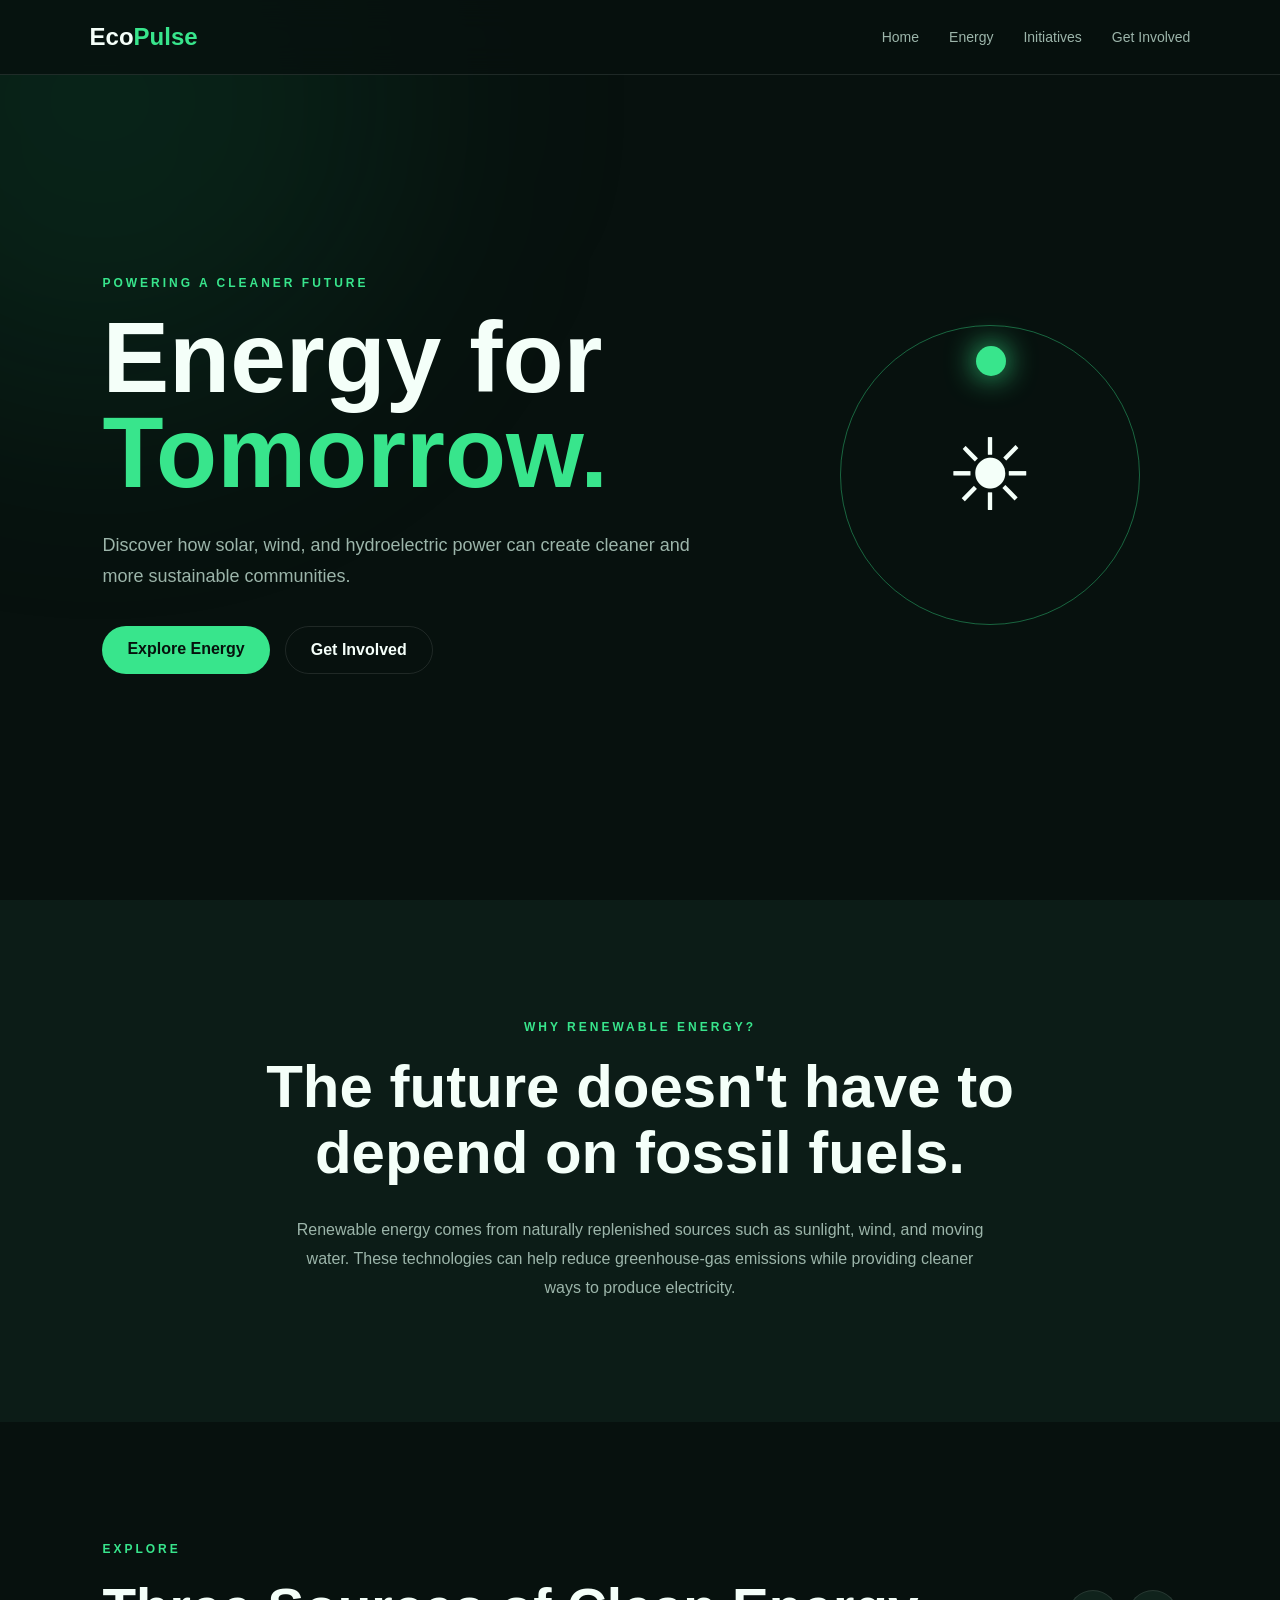
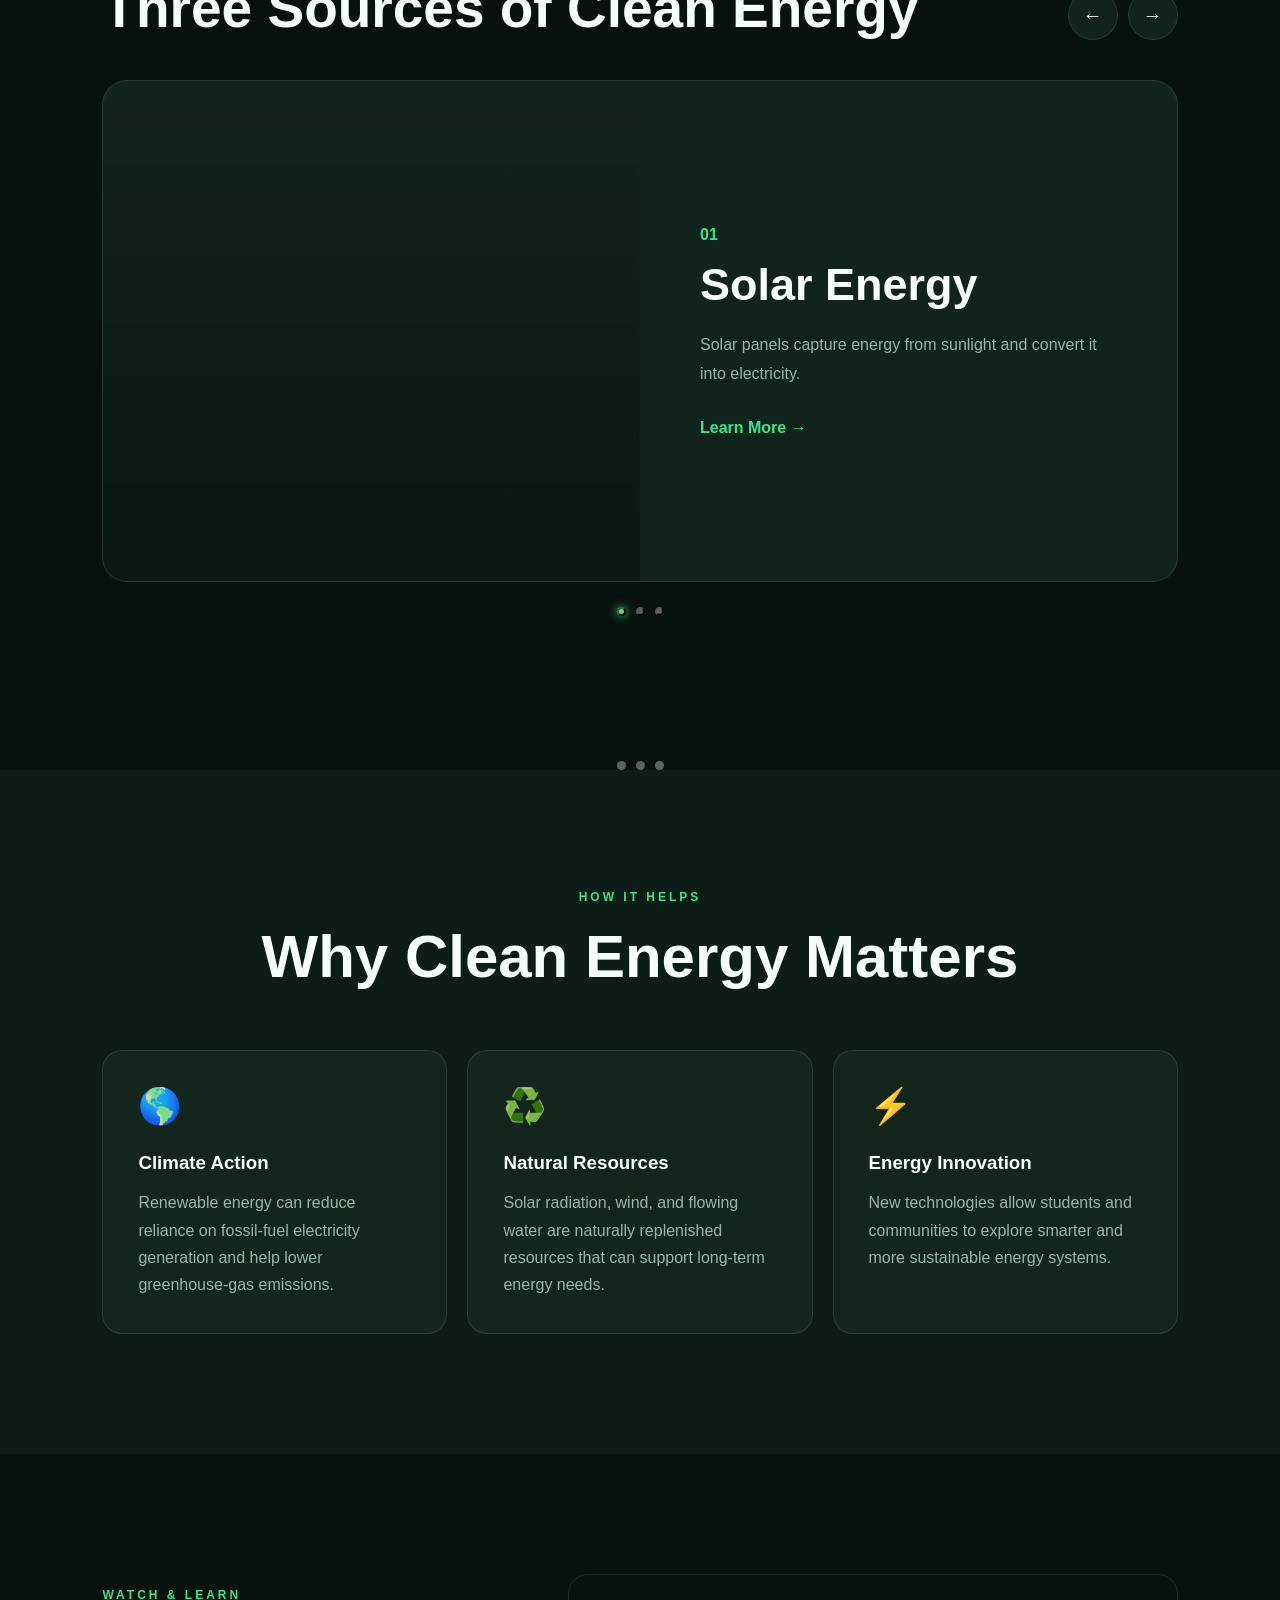
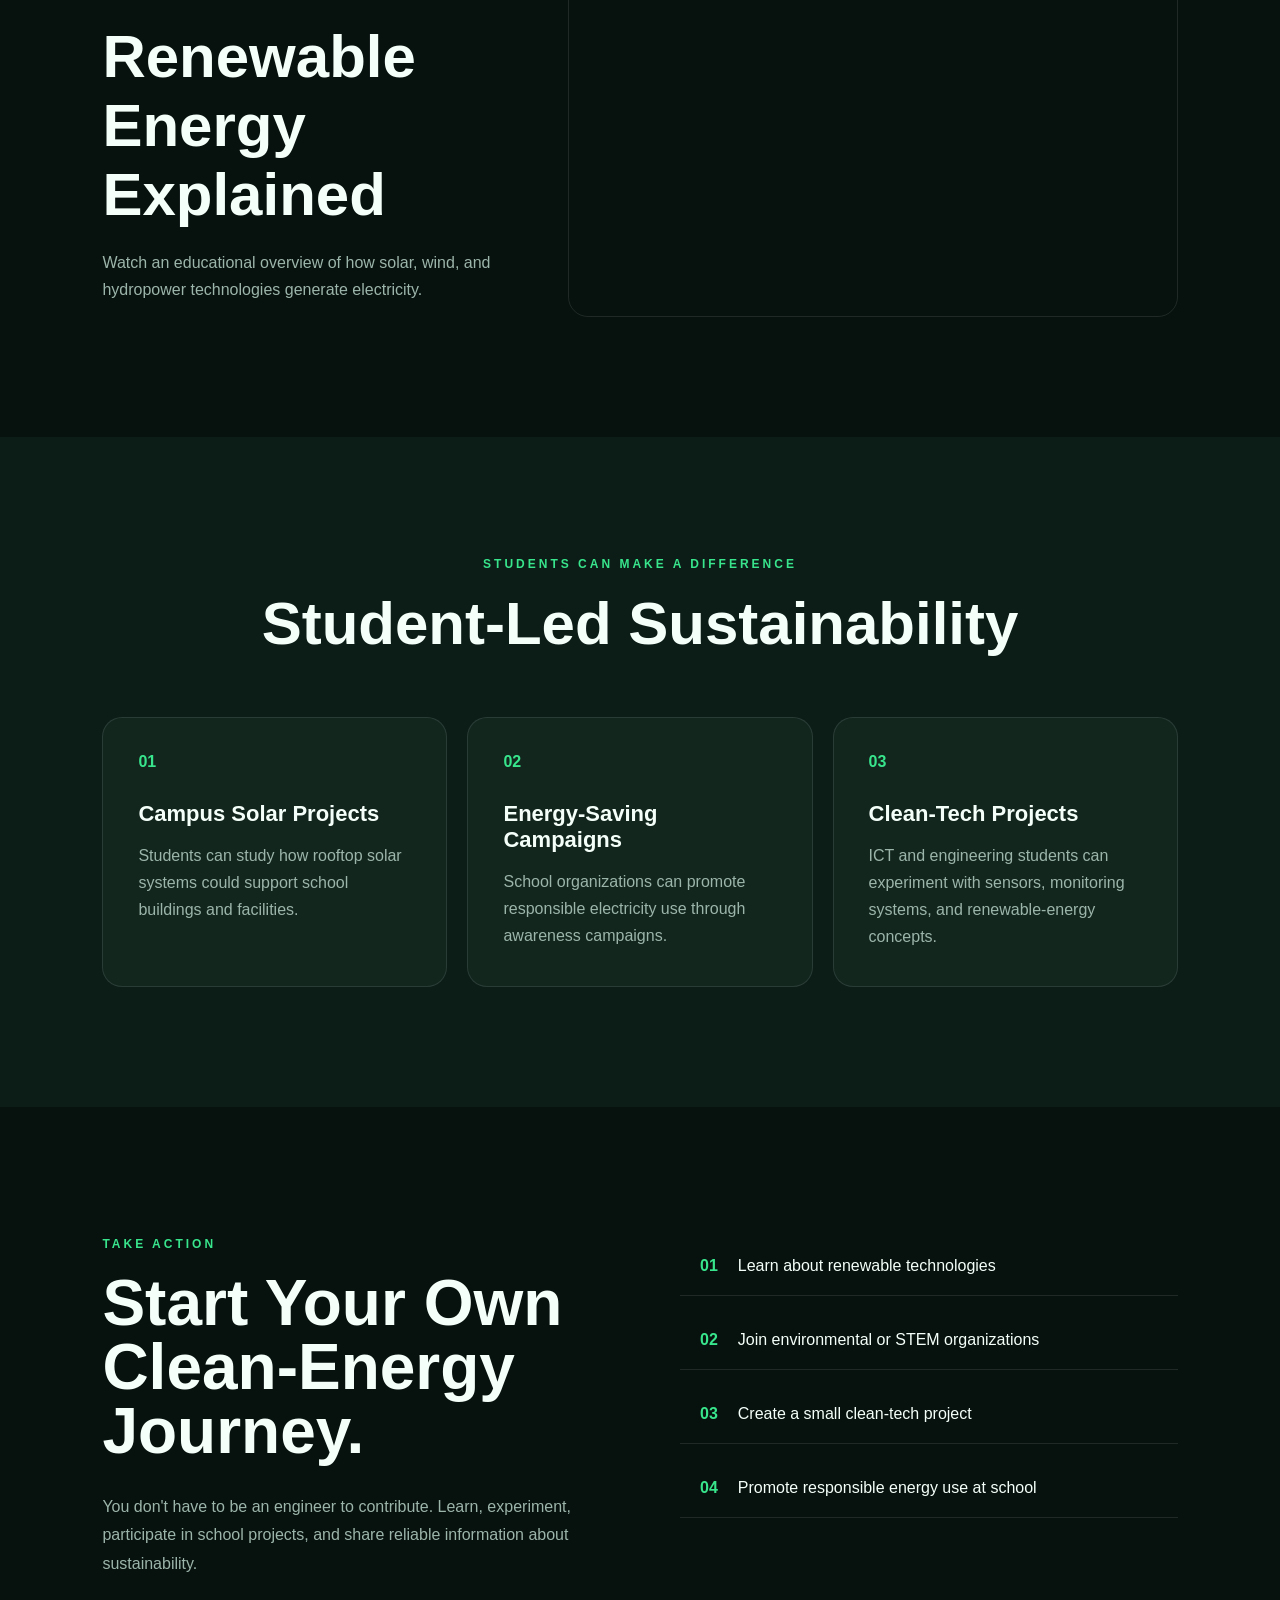
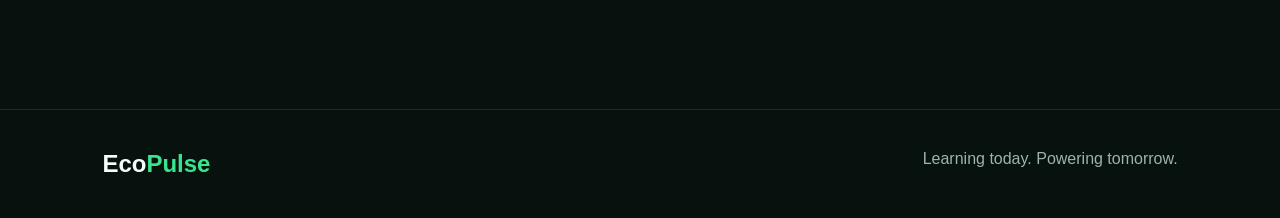
<file: index.html>
<!DOCTYPE html>
<html lang="en">
<head>
    <meta charset="UTF-8">
    <meta name="viewport" content="width=device-width, initial-scale=1.0">
    <title>EcoPulse | Renewable Energy</title>
    <link rel="stylesheet" href="style.css">
</head>

<body>

    <div class="background-glow"></div>

    <!-- NAVIGATION -->
    <header>
        <div class="logo">Eco<span>Pulse</span></div>

        <nav>
            <a href="#home">Home</a>
            <a href="#energy">Energy</a>
            <a href="#initiatives">Initiatives</a>
            <a href="#involved">Get Involved</a>
        </nav>

        <button class="menu-btn" onclick="toggleMenu()">☰</button>
    </header>


    <!-- HERO -->
    <section id="home" class="hero">

        <div class="hero-text">
            <p class="small-title">POWERING A CLEANER FUTURE</p>

            <h1>
                Energy for
                <span>Tomorrow.</span>
            </h1>

            <p>
                Discover how solar, wind, and hydroelectric power
                can create cleaner and more sustainable communities.
            </p>

            <div class="hero-buttons">
                <a href="#energy" class="main-btn">
                    Explore Energy
                </a>

                <a href="#involved" class="secondary-btn">
                    Get Involved
                </a>
            </div>
        </div>

        <div class="hero-visual">
            <div class="energy-orbit">
                <div class="orbit-circle"></div>
                <div class="sun">☀</div>
            </div>
        </div>

    </section>


    <!-- INTRODUCTION -->
    <section class="intro">

        <p class="section-label">WHY RENEWABLE ENERGY?</p>

        <h2>
            The future doesn't have to
            depend on fossil fuels.
        </h2>

        <p class="intro-text">
            Renewable energy comes from naturally replenished sources
            such as sunlight, wind, and moving water. These technologies
            can help reduce greenhouse-gas emissions while providing
            cleaner ways to produce electricity.
        </p>

    </section>

<section id="energy" class="energy-section">

    <div class="section-heading">
        <div>
            <p class="section-label">EXPLORE</p>
            <h2>Three Sources of Clean Energy</h2>
        </div>

        <div class="carousel-buttons">
            <button id="prevBtn">←</button>
            <button id="nextBtn">→</button>
        </div>
    </div>

    <div class="carousel" id="energyCarousel">

        <article class="energy-card active">

            <div class="energy-image solar-image"></div>

            <div class="energy-content">

                <span class="energy-number">01</span>

                <h3>Solar Energy</h3>

                <p>
                    Solar panels capture energy from sunlight
                    and convert it into electricity.
                </p>

                <a href="details.html?topic=solar" class="learn-btn">
                    Learn More →
                </a>

            </div>

        </article>


        <article class="energy-card">

            <div class="energy-image wind-image"></div>

            <div class="energy-content">

                <span class="energy-number">02</span>

                <h3>Wind Energy</h3>

                <p>
                    Wind turbines use moving air to rotate
                    blades and generate electricity.
                </p>

                <a href="details.html?topic=wind" class="learn-btn">
                    Learn More →
                </a>

            </div>

        </article>


        <article class="energy-card">

            <div class="energy-image hydro-image"></div>

            <div class="energy-content">

                <span class="energy-number">03</span>

                <h3>Hydroelectric Power</h3>

                <p>
                    Hydroelectric systems use moving water
                    to turn turbines and generate electricity.
                </p>

                <a href="details.html?topic=hydro" class="learn-btn">
                    Learn More →
                </a>

            </div>

        </article>

    </div>


    <div class="carousel-dots">

        <button class="dot active" data-slide="0"></button>
        <button class="dot" data-slide="1"></button>
        <button class="dot" data-slide="2"></button>

    </div>

</section>

            <!-- SOLAR -->
            <article class="energy-card active">

                <div class="energy-image solar-image"></div>

                <div class="energy-content">

                    <span class="energy-number">01</span>

                    <h3>Solar Energy</h3>

                    <p>
                        Solar panels capture energy from sunlight and
                        convert it into electricity using photovoltaic cells.
                    </p>

                    <a href="details.html?topic=solar" class="learn-btn">
                        Learn More →
                    </a>

                </div>

            </article>


            <!-- WIND -->
            <article class="energy-card">

                <div class="energy-image wind-image"></div>

                <div class="energy-content">

                    <span class="energy-number">02</span>

                    <h3>Wind Energy</h3>

                    <p>
                        Wind turbines use the movement of air to rotate
                        blades connected to generators that produce electricity.
                    </p>

                    <a href="details.html?topic=wind" class="learn-btn">
                        Learn More →
                    </a>

                </div>

            </article>


            <!-- HYDRO -->
            <article class="energy-card">

                <div class="energy-image hydro-image"></div>

                <div class="energy-content">

                    <span class="energy-number">03</span>

                    <h3>Hydroelectric Power</h3>

                    <p>
                        Hydroelectric systems use moving or falling water
                        to turn turbines and generate electricity.
                    </p>

                    <a href="details.html?topic=hydro" class="learn-btn">
                        Learn More →
                    </a>

                </div>

            </article>

        </div>

        <div class="carousel-dots">
            <span class="dot active" onclick="showSlide(0)"></span>
            <span class="dot" onclick="showSlide(1)"></span>
            <span class="dot" onclick="showSlide(2)"></span>
        </div>

    </section>


    <!-- HOW IT WORKS -->
    <section class="how-section">

        <p class="section-label">HOW IT HELPS</p>

        <h2>Why Clean Energy Matters</h2>

        <div class="benefit-grid">

            <div class="benefit-card">
                <div class="icon">🌎</div>
                <h3>Climate Action</h3>
                <p>
                    Renewable energy can reduce reliance on fossil-fuel
                    electricity generation and help lower greenhouse-gas emissions.
                </p>
            </div>

            <div class="benefit-card">
                <div class="icon">♻️</div>
                <h3>Natural Resources</h3>
                <p>
                    Solar radiation, wind, and flowing water are naturally
                    replenished resources that can support long-term energy needs.
                </p>
            </div>

            <div class="benefit-card">
                <div class="icon">⚡</div>
                <h3>Energy Innovation</h3>
                <p>
                    New technologies allow students and communities to
                    explore smarter and more sustainable energy systems.
                </p>
            </div>

        </div>

    </section>


    <!-- VIDEO -->
    <section class="video-section">

        <div class="video-text">

            <p class="section-label">WATCH & LEARN</p>

            <h2>
                Renewable Energy
                Explained
            </h2>

            <p>
                Watch an educational overview of how solar, wind,
                and hydropower technologies generate electricity.
            </p>

        </div>

        <div class="video-box">

            <iframe
                src="https://www.youtube.com/embed/phrCx_oow1E"
                title="Renewable Energy Explained"
                allowfullscreen>
            </iframe>

        </div>

    </section>


    <!-- STUDENT INITIATIVES -->
    <section id="initiatives" class="initiative-section">

        <p class="section-label">STUDENTS CAN MAKE A DIFFERENCE</p>

        <h2>Student-Led Sustainability</h2>

        <div class="initiative-grid">

            <div class="initiative-card">
                <span>01</span>
                <h3>Campus Solar Projects</h3>
                <p>
                    Students can study how rooftop solar systems
                    could support school buildings and facilities.
                </p>
            </div>

            <div class="initiative-card">
                <span>02</span>
                <h3>Energy-Saving Campaigns</h3>
                <p>
                    School organizations can promote responsible
                    electricity use through awareness campaigns.
                </p>
            </div>

            <div class="initiative-card">
                <span>03</span>
                <h3>Clean-Tech Projects</h3>
                <p>
                    ICT and engineering students can experiment with
                    sensors, monitoring systems, and renewable-energy concepts.
                </p>
            </div>

        </div>

    </section>


    <!-- GET INVOLVED -->
    <section id="involved" class="involved-section">

        <div>

            <p class="section-label">TAKE ACTION</p>

            <h2>
                Start Your Own
                Clean-Energy Journey.
            </h2>

            <p>
                You don't have to be an engineer to contribute.
                Learn, experiment, participate in school projects,
                and share reliable information about sustainability.
            </p>

        </div>

        <div class="action-list">

            <div>
                <span>01</span>
                <p>Learn about renewable technologies</p>
            </div>

            <div>
                <span>02</span>
                <p>Join environmental or STEM organizations</p>
            </div>

            <div>
                <span>03</span>
                <p>Create a small clean-tech project</p>
            </div>

            <div>
                <span>04</span>
                <p>Promote responsible energy use at school</p>
            </div>

        </div>

    </section>


    <footer>
        <div class="logo">Eco<span>Pulse</span></div>
        <p>Learning today. Powering tomorrow.</p>
    </footer>


    <script src="script.js"></script>

</body>
                </html>
</file>
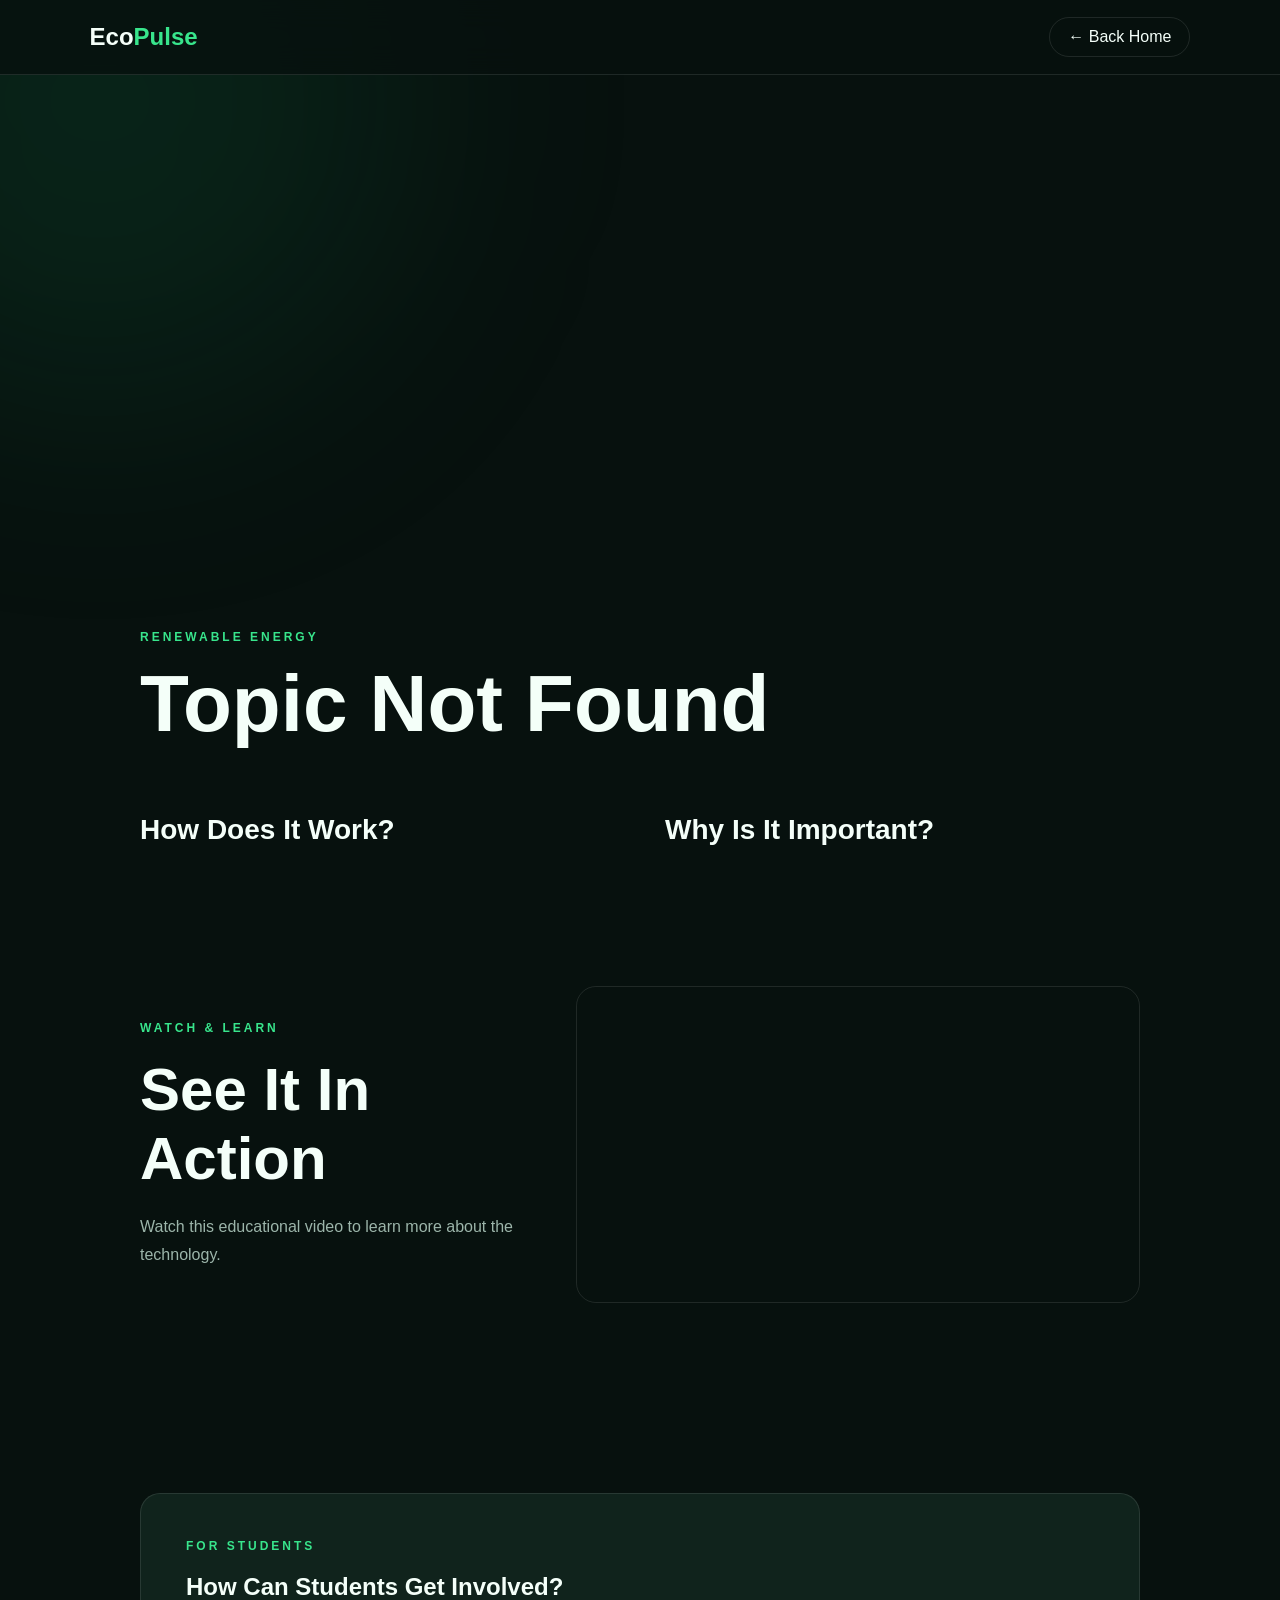
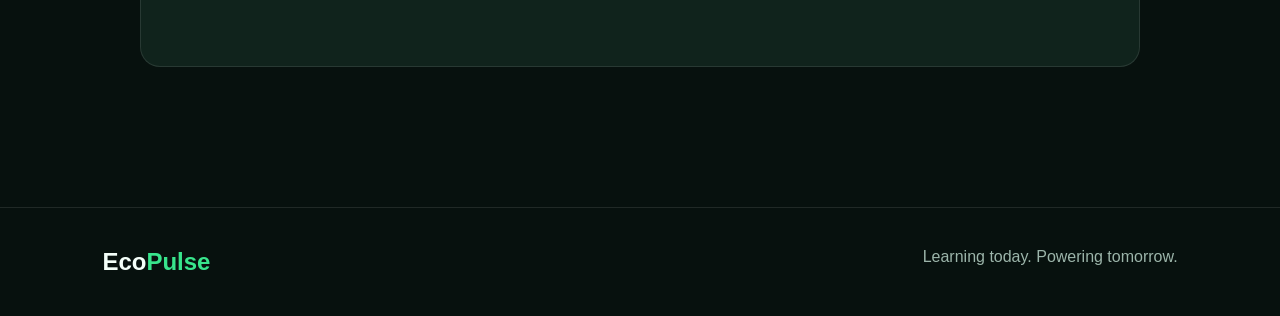
<file: details.html>
<!DOCTYPE html>
<html lang="en">
<head>
    <meta charset="UTF-8">
    <meta name="viewport" content="width=device-width, initial-scale=1.0">
    <title>EcoPulse | Energy Details</title>
    <link rel="stylesheet" href="style.css">
</head>

<body>

    <div class="background-glow"></div>

    <header>

        <div class="logo">
            Eco<span>Pulse</span>
        </div>

        <a href="index.html" class="back-btn">
            ← Back Home
        </a>

    </header>


    <main class="details-page">

        <div id="topic-image" class="details-image"></div>

        <div class="details-content">

            <p id="topic-label" class="section-label">
                RENEWABLE ENERGY
            </p>

            <h1 id="topic-title"></h1>

            <p id="topic-intro" class="details-intro"></p>


            <div class="details-grid">

                <div>
                    <h2>How Does It Work?</h2>
                    <p id="topic-how"></p>
                </div>

                <div>
                    <h2>Why Is It Important?</h2>
                    <p id="topic-why"></p>
                </div>

            </div>


            <div class="video-section details-video">

                <div class="video-text">

                    <p class="section-label">WATCH & LEARN</p>

                    <h2>See It In Action</h2>

                    <p>
                        Watch this educational video to learn more
                        about the technology.
                    </p>

                </div>

                <div class="video-box">

                    <iframe
                        id="topic-video"
                        src=""
                        title="Renewable Energy Video"
                        allowfullscreen>
                    </iframe>

                </div>

            </div>


            <div class="student-box">

                <p class="section-label">FOR STUDENTS</p>

                <h2>How Can Students Get Involved?</h2>

                <p id="topic-student"></p>

            </div>

        </div>

    </main>


    <footer>
        <div class="logo">Eco<span>Pulse</span></div>
        <p>Learning today. Powering tomorrow.</p>
    </footer>


    <script src="script.js"></script>

</body>
</html>
</file>
<file: style.css>
:root {
    --background: #07110e;
    --background-light: #0c1c17;
    --card: rgba(20, 42, 34, 0.75);
    --green: #38e58c;
    --green-dark: #16a765;
    --white: #f4fff9;
    --muted: #9cb5aa;
    --border: rgba(255, 255, 255, 0.1);
}

* {
    margin: 0;
    padding: 0;
    box-sizing: border-box;
}

html {
    scroll-behavior: smooth;
}

body {
    background: var(--background);
    color: var(--white);
    font-family: Arial, Helvetica, sans-serif;
    overflow-x: hidden;
}

a {
    color: inherit;
    text-decoration: none;
}

.background-glow {
    position: fixed;
    width: 600px;
    height: 600px;
    background: rgba(22, 167, 101, 0.12);
    filter: blur(120px);
    border-radius: 50%;
    top: -200px;
    left: -200px;
    pointer-events: none;
    z-index: -1;
}


/* NAVIGATION */

header {
    height: 75px;
    padding: 0 7%;
    display: flex;
    align-items: center;
    justify-content: space-between;
    position: fixed;
    top: 0;
    left: 0;
    width: 100%;
    z-index: 100;
    background: rgba(7, 17, 14, 0.8);
    backdrop-filter: blur(15px);
    border-bottom: 1px solid var(--border);
}

.logo {
    font-size: 24px;
    font-weight: 800;
}

.logo span {
    color: var(--green);
}

nav {
    display: flex;
    gap: 30px;
}

nav a {
    color: var(--muted);
    font-size: 14px;
    transition: 0.3s;
}

nav a:hover {
    color: var(--green);
}

.menu-btn {
    display: none;
    background: none;
    border: none;
    color: white;
    font-size: 25px;
}


/* HERO */

.hero {
    min-height: 100vh;
    padding: 130px 8% 80px;
    display: flex;
    align-items: center;
    justify-content: space-between;
    gap: 50px;
}

.hero-text {
    max-width: 650px;
}

.small-title,
.section-label {
    color: var(--green);
    font-size: 12px;
    font-weight: bold;
    letter-spacing: 3px;
    margin-bottom: 20px;
}

.hero h1 {
    font-size: clamp(55px, 8vw, 100px);
    line-height: 0.95;
    margin-bottom: 30px;
}

.hero h1 span {
    color: var(--green);
}

.hero-text > p:not(.small-title) {
    color: var(--muted);
    font-size: 18px;
    line-height: 1.7;
    max-width: 600px;
}

.hero-buttons {
    display: flex;
    gap: 15px;
    margin-top: 35px;
}

.main-btn,
.secondary-btn {
    padding: 14px 25px;
    border-radius: 30px;
    font-weight: bold;
    transition: 0.3s;
}

.main-btn {
    background: var(--green);
    color: #06120d;
}

.secondary-btn {
    border: 1px solid var(--border);
}

.main-btn:hover,
.secondary-btn:hover {
    transform: translateY(-4px);
}


/* HERO VISUAL */

.hero-visual {
    width: 380px;
    height: 380px;
    display: grid;
    place-items: center;
}

.energy-orbit {
    width: 300px;
    height: 300px;
    border: 1px solid rgba(56, 229, 140, 0.4);
    border-radius: 50%;
    position: relative;
    animation: rotate 18s linear infinite;
}

.orbit-circle {
    position: absolute;
    width: 30px;
    height: 30px;
    border-radius: 50%;
    background: var(--green);
    top: 20px;
    left: 135px;
    box-shadow: 0 0 30px var(--green);
}

.sun {
    position: absolute;
    top: 50%;
    left: 50%;
    transform: translate(-50%, -50%);
    font-size: 100px;
    animation: pulse 3s infinite;
}

@keyframes rotate {
    to {
        transform: rotate(360deg);
    }
}

@keyframes pulse {
    0%, 100% {
        transform: translate(-50%, -50%) scale(1);
    }

    50% {
        transform: translate(-50%, -50%) scale(1.1);
    }
}


/* INTRO */

.intro {
    padding: 120px 10%;
    text-align: center;
    background: var(--background-light);
}

.intro h2,
.how-section h2,
.initiative-section h2 {
    font-size: clamp(35px, 5vw, 60px);
    max-width: 850px;
    margin: auto;
    line-height: 1.1;
}

.intro-text {
    max-width: 700px;
    margin: 30px auto 0;
    color: var(--muted);
    line-height: 1.8;
}


/* ENERGY */

.energy-section {
    padding: 120px 8%;
}

.section-heading {
    display: flex;
    justify-content: space-between;
    align-items: end;
    margin-bottom: 40px;
}

.section-heading h2 {
    font-size: clamp(35px, 5vw, 55px);
}

.carousel-buttons {
    display: flex;
    gap: 10px;
}

.carousel-buttons button {
    width: 50px;
    height: 50px;
    border-radius: 50%;
    border: 1px solid var(--border);
    background: var(--card);
    color: white;
    font-size: 20px;
    cursor: pointer;
    transition: 0.3s;
}

.carousel-buttons button:hover {
    background: var(--green);
    color: #06120d;
}

.carousel {
    position: relative;
    min-height: 500px;
}

.energy-card {
    display: none;
    grid-template-columns: 1fr 1fr;
    background: var(--card);
    border: 1px solid var(--border);
    border-radius: 25px;
    overflow: hidden;
    animation: slideIn 0.5s ease;
}

.energy-card.active {
    display: grid;
}

@keyframes slideIn {
    from {
        opacity: 0;
        transform: translateX(40px);
    }

    to {
        opacity: 1;
        transform: translateX(0);
    }
}

.energy-image {
    min-height: 500px;
    background-size: cover;
    background-position: center;
}

.solar-image {
    background-image:
        linear-gradient(transparent, rgba(0,0,0,0.3)),
        url("https://images.unsplash.com/photo-1508514177221-188b1cf16e9d?auto=format&fit=crop&w=1200&q=80");
}

.wind-image {
    background-image:
        linear-gradient(transparent, rgba(0,0,0,0.3)),
        url("https://images.unsplash.com/photo-1466611653911-95081537e5b7?auto=format&fit=crop&w=1200&q=80");
}

.hydro-image {
    background-image:
        linear-gradient(transparent, rgba(0,0,0,0.3)),
        url("https://images.unsplash.com/photo-1531366936337-7c912a4589a7?auto=format&fit=crop&w=1200&q=80");
}

.energy-content {
    padding: 60px;
    display: flex;
    flex-direction: column;
    justify-content: center;
}

.energy-number {
    color: var(--green);
    font-weight: bold;
    margin-bottom: 15px;
}

.energy-content h3 {
    font-size: 45px;
    margin-bottom: 20px;
}

.energy-content p {
    color: var(--muted);
    line-height: 1.8;
    margin-bottom: 30px;
}

.learn-btn {
    color: var(--green);
    font-weight: bold;
}

.carousel-dots {
    display: flex;
    justify-content: center;
    gap: 10px;
    margin-top: 25px;
}

.dot {
    width: 9px;
    height: 9px;
    background: #53675e;
    border-radius: 50%;
    cursor: pointer;
}

.dot.active {
    background: var(--green);
    box-shadow: 0 0 10px var(--green);
}


/* BENEFITS */

.how-section {
    padding: 120px 8%;
    text-align: center;
    background: var(--background-light);
}

.benefit-grid {
    max-width: 1100px;
    margin: 60px auto 0;
    display: grid;
    grid-template-columns: repeat(3, 1fr);
    gap: 20px;
}

.benefit-card {
    text-align: left;
    padding: 35px;
    background: var(--card);
    border: 1px solid var(--border);
    border-radius: 20px;
    transition: 0.3s;
}

.benefit-card:hover {
    transform: translateY(-8px);
    border-color: var(--green);
}

.icon {
    font-size: 35px;
    margin-bottom: 25px;
}

.benefit-card h3 {
    margin-bottom: 15px;
}

.benefit-card p {
    color: var(--muted);
    line-height: 1.7;
}


/* VIDEO */

.video-section {
    padding: 120px 8%;
    display: grid;
    grid-template-columns: 0.8fr 1.2fr;
    gap: 60px;
    align-items: center;
}

.video-text h2 {
    font-size: clamp(40px, 5vw, 60px);
    margin-bottom: 20px;
}

.video-text p:not(.section-label) {
    color: var(--muted);
    line-height: 1.7;
}

.video-box {
    position: relative;
    width: 100%;
    aspect-ratio: 16 / 9;
    border-radius: 20px;
    overflow: hidden;
    border: 1px solid var(--border);
}

.video-box iframe {
    width: 100%;
    height: 100%;
    border: none;
}


/* INITIATIVES */

.initiative-section {
    padding: 120px 8%;
    text-align: center;
    background: var(--background-light);
}

.initiative-grid {
    max-width: 1100px;
    margin: 60px auto 0;
    display: grid;
    grid-template-columns: repeat(3, 1fr);
    gap: 20px;
}

.initiative-card {
    text-align: left;
    padding: 35px;
    border: 1px solid var(--border);
    border-radius: 20px;
    background: var(--card);
}

.initiative-card span {
    color: var(--green);
    font-weight: bold;
}

.initiative-card h3 {
    margin: 30px 0 15px;
    font-size: 22px;
}

.initiative-card p {
    color: var(--muted);
    line-height: 1.7;
}


/* GET INVOLVED */

.involved-section {
    padding: 130px 8%;
    display: grid;
    grid-template-columns: 1fr 1fr;
    gap: 80px;
}

.involved-section h2 {
    font-size: clamp(40px, 5vw, 65px);
    line-height: 1;
    margin-bottom: 30px;
}

.involved-section > div:first-child > p:last-child {
    color: var(--muted);
    line-height: 1.8;
    max-width: 550px;
}

.action-list {
    display: flex;
    flex-direction: column;
    gap: 15px;
}

.action-list div {
    display: flex;
    align-items: center;
    gap: 20px;
    padding: 20px;
    border-bottom: 1px solid var(--border);
}

.action-list span {
    color: var(--green);
    font-weight: bold;
}


/* DETAILS PAGE */

.details-page {
    padding: 120px 8% 80px;
}

.details-image {
    width: 100%;
    max-width: 1200px;
    height: 450px;
    margin: auto;
    border-radius: 25px;
    background-size: cover;
    background-position: center;
}

.details-content {
    max-width: 1000px;
    margin: 60px auto;
}

.details-content h1 {
    font-size: clamp(45px, 7vw, 80px);
    line-height: 1;
    margin-bottom: 25px;
}

.details-intro {
    color: var(--muted);
    font-size: 20px;
    line-height: 1.8;
    max-width: 800px;
}

.details-grid {
    display: grid;
    grid-template-columns: 1fr 1fr;
    gap: 50px;
    margin-top: 70px;
}

.details-grid h2 {
    margin-bottom: 20px;
    font-size: 28px;
}

.details-grid p {
    color: var(--muted);
    line-height: 1.8;
}

.details-video {
    padding-left: 0;
    padding-right: 0;
}

.student-box {
    margin-top: 70px;
    padding: 45px;
    background: var(--card);
    border: 1px solid var(--border);
    border-radius: 20px;
}

.student-box h2 {
    margin-bottom: 20px;
}

.student-box p:last-child {
    color: var(--muted);
    line-height: 1.8;
}


/* BACK BUTTON */

.back-btn {
    border: 1px solid var(--border);
    padding: 10px 18px;
    border-radius: 20px;
    transition: 0.3s;
}

.back-btn:hover {
    background: var(--green);
    color: #06120d;
}


/* FOOTER */

footer {
    padding: 40px 8%;
    border-top: 1px solid var(--border);
    display: flex;
    justify-content: space-between;
}

footer p {
    color: var(--muted);
}


/* MOBILE */

@media (max-width: 800px) {

    header {
        padding: 0 5%;
    }

    nav {
        display: none;
    }

    .menu-btn {
        display: block;
    }

    .hero {
        flex-direction: column;
        text-align: center;
        justify-content: center;
    }

    .hero-text > p:not(.small-title) {
        margin: auto;
    }

    .hero-buttons {
        justify-content: center;
    }

    .hero-visual {
        width: 280px;
        height: 280px;
    }

    .energy-orbit {
        width: 220px;
        height: 220px;
    }

    .orbit-circle {
        left: 95px;
    }

    .energy-card {
        grid-template-columns: 1fr;
    }

    .energy-image {
        min-height: 280px;
    }

    .energy-content {
        padding: 35px;
    }

    .energy-content h3 {
        font-size: 35px;
    }

    .benefit-grid,
    .initiative-grid,
    .details-grid,
    .video-section,
    .involved-section {
        grid-template-columns: 1fr;
    }

    .section-heading {
        align-items: start;
        flex-direction: column;
        gap: 25px;
    }

    .details-image {
        height: 280px;
    }

    footer {
        flex-direction: column;
        gap: 15px;
    }
    }
</file>
